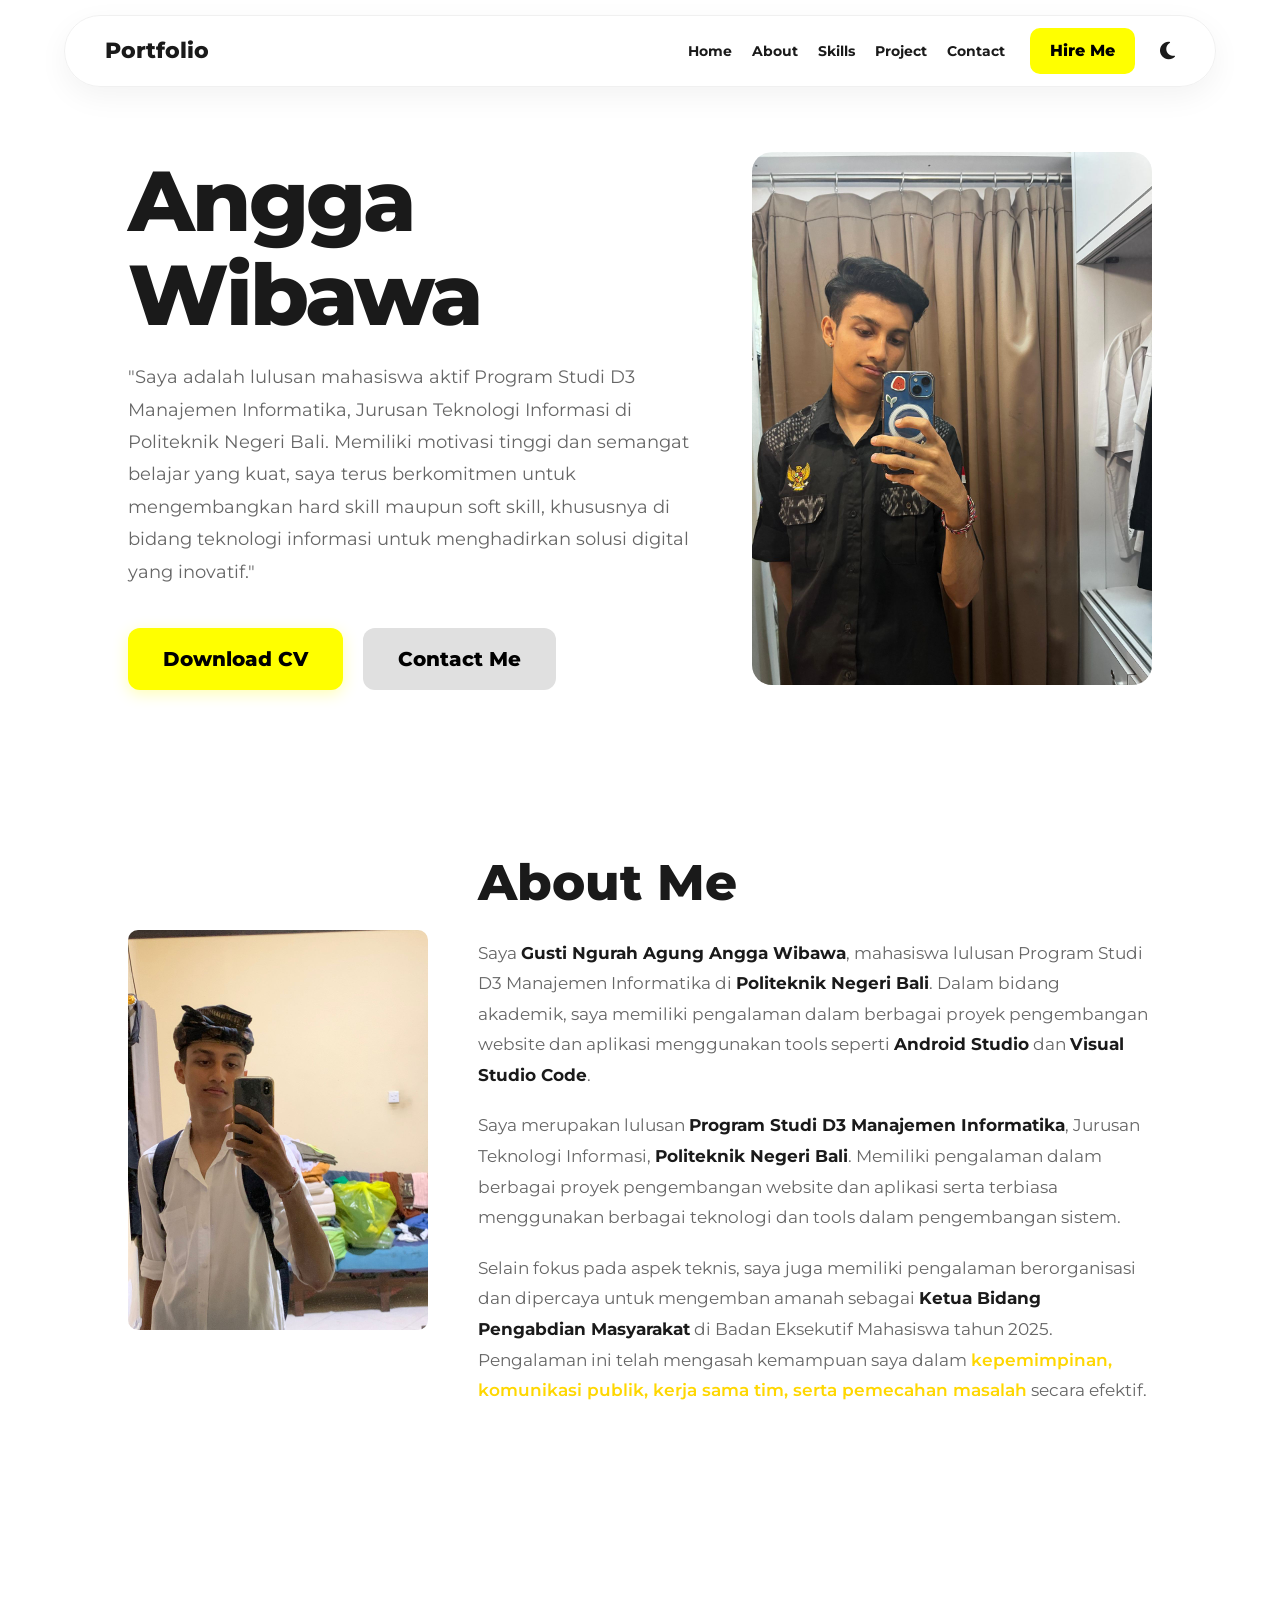
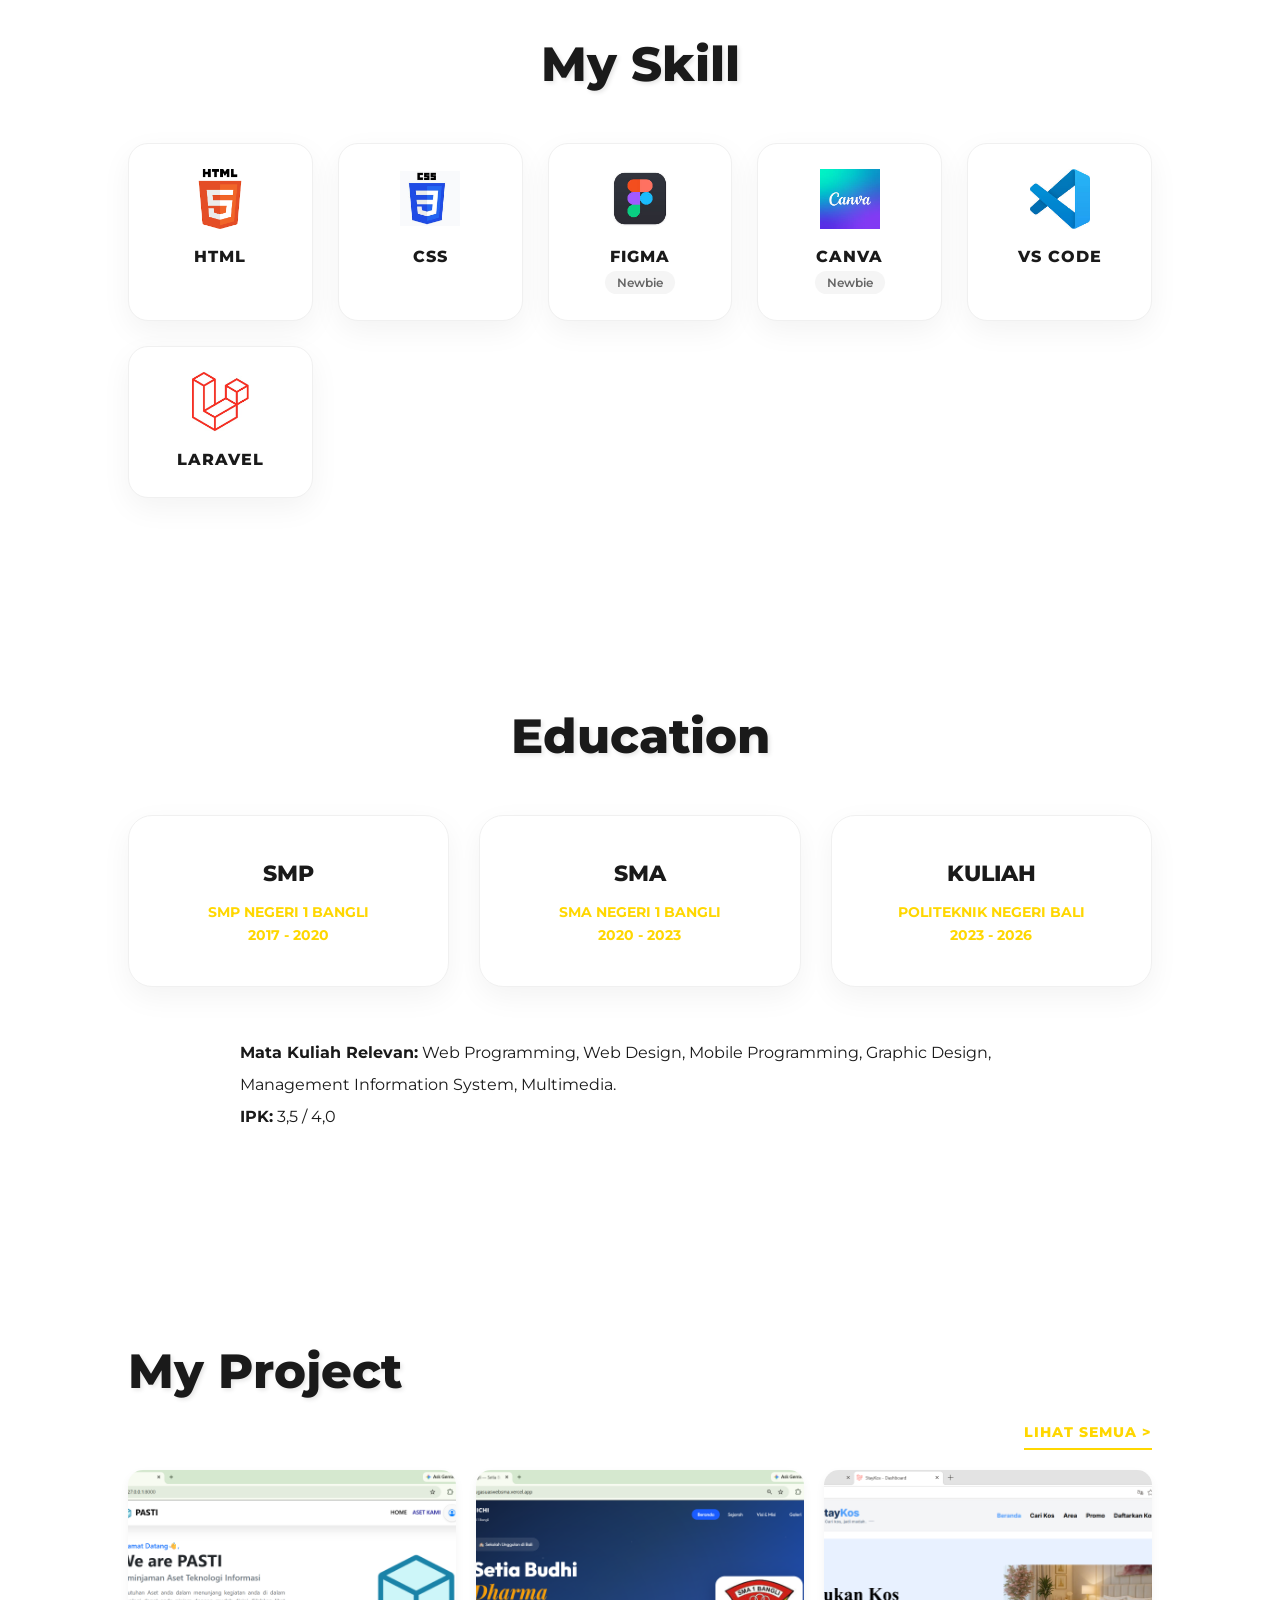
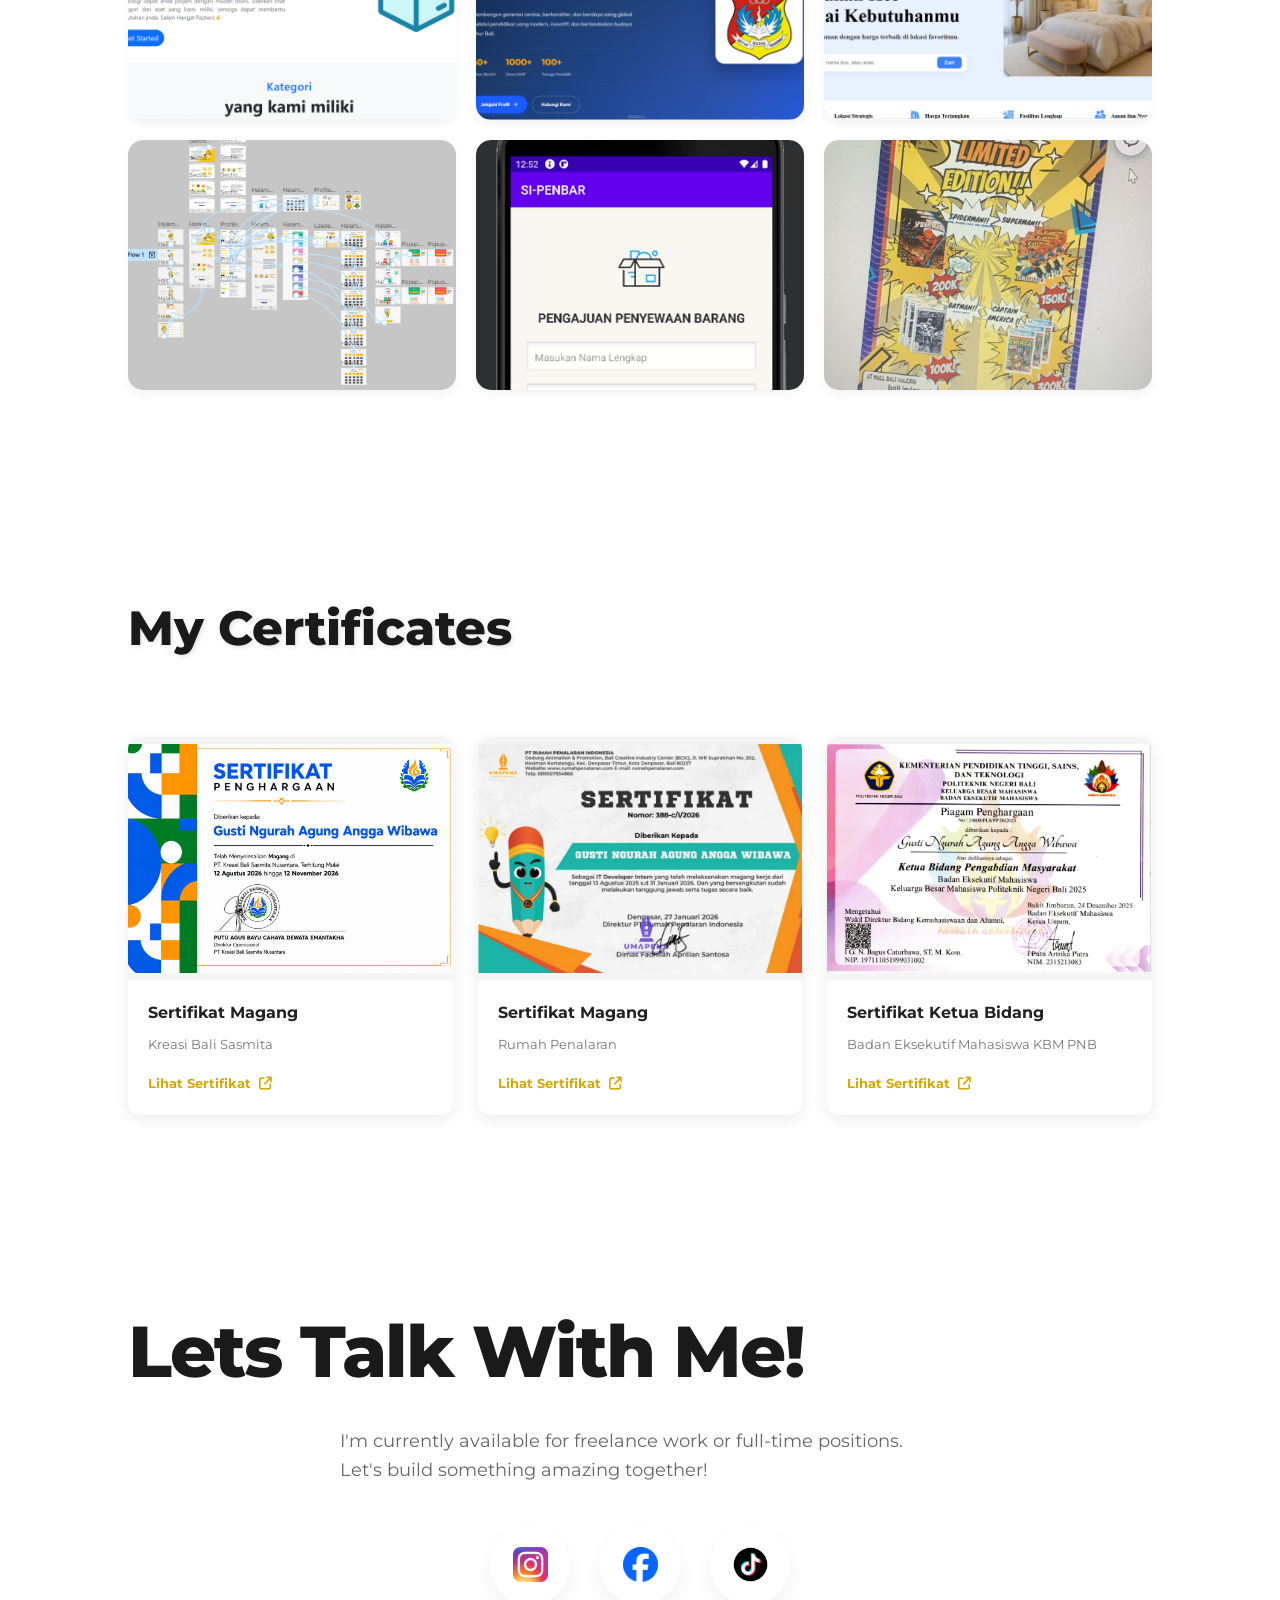
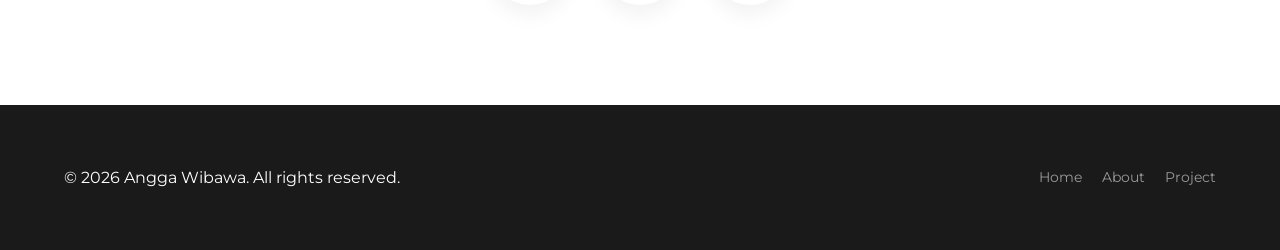
<file: index.html>
<!DOCTYPE html>
<html lang="id">

<head>
    <meta charset="UTF-8">
    <meta name="viewport" content="width=device-width, initial-scale=1.0">
    <title>Portfolio Angga Wibawa</title>
    <link rel="stylesheet" href="style.css">
    <link href="https://fonts.googleapis.com/css2?family=Montserrat:wght@400;700;800&display=swap" rel="stylesheet">
    <link rel="stylesheet" href="https://cdnjs.cloudflare.com/ajax/libs/font-awesome/6.4.2/css/all.min.css">

    <!-- CSS MY CERTIFICATES -->
    <style>
        /* MY CERTIFICATES SECTION */
        .certificates-grid {
            display: grid;
            grid-template-columns: repeat(3, 1fr);
            gap: 25px;
            margin-top: 30px;
        }

        .certificate-card {
            background: #fff;
            border-radius: 12px;
            overflow: hidden;
            box-shadow: 0 4px 15px rgba(0, 0, 0, 0.08);
            transition: transform 0.3s ease, box-shadow 0.3s ease;
        }

        .certificate-card:hover {
            transform: translateY(-7px);
            box-shadow: 0 8px 22px rgba(0, 0, 0, 0.12);
        }

        .certificate-image {
            width: 100%;
            aspect-ratio: 4 / 3;
            overflow: hidden;
            background: #f5f5f5;
        }

        .certificate-image img {
            width: 100%;
            height: 100%;
            object-fit: contain;
            display: block;
            transition: transform 0.4s ease;
        }

        .certificate-card:hover .certificate-image img {
            transform: scale(1.04);
        }

        .certificate-info {
            padding: 20px;
        }

        .certificate-info h3 {
            font-size: 16px;
            font-weight: 700;
            margin-bottom: 8px;
            color: #222;
        }

        .certificate-info p {
            font-size: 13px;
            color: #777;
            margin-bottom: 15px;
        }

        .certificate-link {
            display: inline-flex;
            align-items: center;
            gap: 8px;
            color: #d6a900;
            font-size: 13px;
            font-weight: 700;
            text-decoration: none;
            transition: color 0.3s ease;
        }

        .certificate-link:hover {
            color: #b58e00;
        }

        /* DARK MODE */
        body.dark-mode .certificate-card {
            background: #252525;
            box-shadow: 0 4px 15px rgba(0, 0, 0, 0.25);
        }

        body.dark-mode .certificate-info h3 {
            color: #fff;
        }

        body.dark-mode .certificate-info p {
            color: #bbb;
        }

        body.dark-mode .certificate-image {
            background: #303030;
        }

        body.dark-mode .certificate-link {
            color: #ffcf33;
        }

        body.dark-mode .certificate-link:hover {
            color: #ffe17a;
        }

        /* RESPONSIVE */
        @media (max-width: 992px) {
            .certificates-grid {
                grid-template-columns: repeat(2, 1fr);
            }
        }

        @media (max-width: 600px) {
            .certificates-grid {
                grid-template-columns: 1fr;
                gap: 20px;
            }

            .certificate-info {
                padding: 16px;
            }

            .certificate-info h3 {
                font-size: 15px;
            }
        }
    </style>
</head>

<body>

    <header>
        <nav class="navbar">
            <div class="logo">Portfolio</div>
            <ul class="nav-links" id="nav-links">
                <li><a href="#home">Home</a></li>
                <li><a href="#about">About</a></li>
                <li><a href="#skills">Skills</a></li>
                <li><a href="https://projectportofolio-three.vercel.app/">Project</a></li>
                <li><a href="https://wa.me/081339307425">Contact</a></li>
            </ul>
            <a href="mailto:gustingurahagung34@gmail.com" class="btn-hire">Hire Me</a>
            <div class="theme-toggle" id="theme-toggle">
                <i class="fas fa-moon"></i>
            </div>
            <div class="menu-icon" id="menu-toggle">
                <i class="fas fa-bars"></i>
            </div>
        </nav>
    </header>

    <!-- HOME SECTION -->
    <section id="home" class="section-container hero-section">
        <div class="hero-content">
            <div class="hero-text">
                <h1>Angga Wibawa</h1>
                <p>"Saya adalah lulusan mahasiswa aktif Program Studi D3 Manajemen Informatika, Jurusan Teknologi
                    Informasi di
                    Politeknik Negeri Bali. Memiliki motivasi tinggi dan semangat belajar yang kuat, saya terus
                    berkomitmen untuk mengembangkan hard skill maupun soft skill, khususnya di bidang teknologi
                    informasi untuk menghadirkan solusi digital yang inovatif."</p>
                <div class="hero-buttons">
                    <a href="CV_Angga_Wibawa.pdf" download="CV_Angga_Wibawa" class="btn-yellow">Download CV</a>
                    <a href="https://wa.me/081339307425" class="btn-contact">Contact Me</a>
                </div>
            </div>
            <div class="hero-image">
                <img src="foto-angga.jpeg" alt="Angga Wibawa">
            </div>
        </div>
    </section>

    <!-- ABOUT SECTION -->
    <section id="about" class="section-container">
        <div class="about-content">
            <div class="about-image">
                <img src="foto-about.jpeg" alt="Angga Wibawa">
            </div>
            <div class="about-text">
                <h2>About Me</h2>
                <p>Saya <strong>Gusti Ngurah Agung Angga Wibawa</strong>, mahasiswa lulusan Program Studi D3 Manajemen
                    Informatika di <strong>Politeknik Negeri Bali</strong>. Dalam bidang akademik, saya memiliki
                    pengalaman dalam berbagai proyek pengembangan website dan aplikasi menggunakan tools seperti
                    <strong>Android Studio</strong> dan <strong>Visual Studio Code</strong>.
                </p>
                <p>Saya merupakan lulusan <strong>Program Studi D3 Manajemen Informatika</strong>, Jurusan Teknologi
                    Informasi, <strong>Politeknik Negeri Bali</strong>. Memiliki pengalaman dalam berbagai proyek
                    pengembangan website dan aplikasi serta terbiasa menggunakan berbagai teknologi dan tools dalam
                    pengembangan sistem.</p>

                <p>Selain fokus pada aspek teknis, saya juga memiliki pengalaman berorganisasi dan dipercaya untuk
                    mengemban amanah sebagai <strong>Ketua Bidang Pengabdian Masyarakat</strong> di Badan Eksekutif
                    Mahasiswa tahun 2025. Pengalaman ini telah mengasah kemampuan saya dalam <em>kepemimpinan,
                        komunikasi publik, kerja sama tim, serta pemecahan masalah</em> secara efektif.</p>
            </div>
        </div>
    </section>

    <!-- SKILLS SECTION -->
    <section id="skills" class="section-container bg-light">
        <h2 class="section-title">My Skill</h2>
        <div class="skills-grid">
            <div class="skill-card"><img src="html-logo.png" alt="HTML">
                <div>
                    <h4>HTML</h4>
                </div>
            </div>
            <div class="skill-card"><img src="css-logo.jpeg" alt="CSS">
                <div>
                    <h4>CSS</h4>
                </div>
            </div>
            <div class="skill-card"><img src="figma-logo.jpeg" alt="Figma">
                <div>
                    <h4>FIGMA</h4><span>Newbie</span>
                </div>
            </div>
            <div class="skill-card"><img src="canva-logo.jpeg" alt="Canva">
                <div>
                    <h4>CANVA</h4><span>Newbie</span>
                </div>
            </div>
            <div class="skill-card"><img src="vscode-logo.jpeg" alt="VS Code">
                <div>
                    <h4>VS CODE</h4>
                </div>
            </div>
            <div class="skill-card"><img src="laravel-logo.jpg" alt="Laravel">
                <div>
                    <h4>LARAVEL</h4>
                </div>
            </div>
        </div>
    </section>

    <!-- EDUCATION SECTION -->
    <section class="section-container">
        <h2 class="section-title">Education</h2>
        <div class="education-row">
            <div class="edu-card">
                <h4>SMP</h4>
                <p>SMP NEGERI 1 BANGLI</p>
                <p>2017 - 2020</p>
            </div>
            <div class="edu-card">
                <h4>SMA</h4>
                <p>SMA NEGERI 1 BANGLI</p>
                <p>2020 - 2023</p>
            </div>
            <div class="edu-card">
                <h4>KULIAH</h4>
                <p>POLITEKNIK NEGERI BALI</p>
                <p>2023 - 2026 </p>
            </div>
        </div>
        <div class="edu-info">
            <p><strong>Mata Kuliah Relevan:</strong> Web Programming, Web Design, Mobile Programming, Graphic Design,
                Management Information System, Multimedia.</p>
            <p><strong>IPK:</strong> 3,5 / 4,0</p>
        </div>
    </section>

    <!-- PROJECT SECTION -->
    <section id="project" class="section-container bg-light">
        <div class="project-header">
            <h2 class="section-title">My Project</h2>
            <a href="https://projectportofolio-three.vercel.app/" class="see-all">Lihat Semua ></a>
        </div>
        <div class="projects-grid">
            <a href="https://projectportofolio-three.vercel.app/#staykos" target="_blank" class="project-item"><img
                    src="p1.png" alt="StayKos Project"></a>
            <a href="https://projectportofolio-three.vercel.app/#pasti" target="_blank" class="project-item"><img
                    src="p2.png" alt="Pasti Project"></a>
            <a href="https://projectportofolio-three.vercel.app/#web-sma" target="_blank" class="project-item"><img
                    src="p3.png" alt="Web SMA Project"></a>
            <a href="#umathink" class="project-item"><img src="p4.png" alt="UmaThink Project"></a>
            <a href="#project5" class="project-item"><img src="p5.png" alt="Project 5"></a>
            <a href="https://projectportofolio-three.vercel.app/#sipenbar" target="_blank" class="project-item"><img
                    src="p6.jpeg" alt="Project 6"></a>
        </div>
    </section>

    <!-- MY CERTIFICATES SECTION (BARU) -->
    <section id="certificates" class="section-container">
        <div class="project-header">
            <h2 class="section-title">My Certificates</h2>
        </div>

        <div class="certificates-grid">

            <div class="certificate-card">
                <div class="certificate-image">
                    <img src="sertifkbs.jpg" alt="Sertifikat 1">
                </div>
                <div class="certificate-info">
                    <h3>Sertifikat Magang</h3>
                    <p>Kreasi Bali Sasmita</p>
                    <a href="sertifkbs.jpg" target="_blank" class="certificate-link">
                        Lihat Sertifikat <i class="fas fa-arrow-up-right-from-square"></i>
                    </a>
                </div>
            </div>

            <div class="certificate-card">
                <div class="certificate-image">
                    <img src="sertifrumahpenalaran.png" alt="Sertifikat 2">
                </div>
                <div class="certificate-info">
                    <h3>Sertifikat Magang</h3>
                    <p>Rumah Penalaran</p>
                    <a href="sertifrumahpenalaran.png" target="_blank" class="certificate-link">
                        Lihat Sertifikat <i class="fas fa-arrow-up-right-from-square"></i>
                    </a>
                </div>
            </div>

            <div class="certificate-card">
                <div class="certificate-image">
                    <img src="Ketua Bidang PENGMAS BEM.jpg" alt="Sertifikat 3">
                </div>
                <div class="certificate-info">
                    <h3>Sertifikat Ketua Bidang</h3>
                    <p>Badan Eksekutif Mahasiswa KBM PNB</p>
                    <a href="Ketua Bidang PENGMAS BEM.jpg" target="_blank" class="certificate-link">
                        Lihat Sertifikat <i class="fas fa-arrow-up-right-from-square"></i>
                    </a>
                </div>
            </div>

        </div>
    </section>

    <!-- CONTACT SECTION -->
    <section id="contact" class="section-container contact-section">
        <h2>Lets Talk With Me!</h2>
        <p class="contact-subtitle">I'm currently available for freelance work or full-time positions. Let's build
            something amazing together!</p>
        <div class="social-icons">
            <a href="https://www.instagram.com/gusti.ngurahangga_/" title="Instagram"><img src="instagram.jpeg"
                    alt="Instagram"></a>
            <a href="#" title="Facebook"><img src="facebook.png" alt="Facebook"></a>
            <a href="https://www.tiktok.com/@gusti_ngurahagung?_r=1&_t=ZS-96AMFl5dxsT" title="Tiktok"><img
                    src="tiktok.png" alt="Tiktok"></a>
        </div>
    </section>

    <!-- FOOTER -->
    <footer>
        <div class="footer-content">
            <p>&copy; 2026 Angga Wibawa. All rights reserved.</p>
            <div class="footer-links">
                <a href="#home">Home</a>
                <a href="#about">About</a>
                <a href="https://projectportofolio-three.vercel.app/">Project</a>
            </div>
        </div>
    </footer>

    <!-- JAVASCRIPT -->
    <script>
        const menuToggle = document.getElementById('menu-toggle');
        const navLinks = document.getElementById('nav-links');

        menuToggle.addEventListener('click', () => {
            navLinks.classList.toggle('active');
            // Ganti ikon bars ke times (X) saat terbuka
            const icon = menuToggle.querySelector('i');
            if (navLinks.classList.contains('active')) {
                icon.classList.replace('fa-bars', 'fa-times');
            } else {
                icon.classList.replace('fa-times', 'fa-bars');
            }
        });

        // Tutup menu saat link diklik (untuk mobile)
        document.querySelectorAll('.nav-links a').forEach(link => {
            link.addEventListener('click', () => {
                navLinks.classList.remove('active');
                menuToggle.querySelector('i').classList.replace('fa-times', 'fa-bars');
            });
        });

        // Dark Mode Toggle Logic
        const themeToggle = document.getElementById('theme-toggle');
        const body = document.body;
        const themeIcon = themeToggle.querySelector('i');

        // Cek preference tersimpan
        if (localStorage.getItem('theme') === 'dark') {
            body.classList.add('dark-mode');
            themeIcon.classList.replace('fa-moon', 'fa-sun');
        }

        themeToggle.addEventListener('click', () => {
            body.classList.toggle('dark-mode');

            if (body.classList.contains('dark-mode')) {
                themeIcon.classList.replace('fa-moon', 'fa-sun');
                localStorage.setItem('theme', 'dark');
            } else {
                themeIcon.classList.replace('fa-sun', 'fa-moon');
                localStorage.setItem('theme', 'light');
            }
        });
    </script>

</body>

</html>
</file>
<file: style.css>
:root {
    --primary-color: #FFD700;
    --secondary-color: #333;
    --bg-color: #ffffff;
    --card-bg: #ffffff;
    --text-main: #1a1a1a;
    --text-muted: #666;
    --accent-gradient: linear-gradient(135deg, #FFD700 0%, #FFA500 100%);
    --nav-bg: rgba(255, 255, 255, 0.8);
    --border-color: #f0f0f0;
    --shadow: 0 10px 30px rgba(0, 0, 0, 0.05);
}

body.dark-mode {
    --bg-color: #0f172a;
    /* Deep blue-black */
    --card-bg: #1e293b;
    --text-main: #f8fafc;
    --text-muted: #94a3b8;
    --nav-bg: rgba(15, 23, 42, 0.8);
    --border-color: #334155;
    --shadow: 0 10px 30px rgba(0, 0, 0, 0.3);
}

* {
    margin: 0;
    padding: 0;
    box-sizing: border-box;
    font-family: 'Montserrat', sans-serif;
    transition: background-color 0.3s ease, color 0.3s ease, border-color 0.3s ease, box-shadow 0.3s ease;
}

html {
    scroll-behavior: smooth;
}

body {
    background: var(--bg-color);
    color: var(--text-main);
    line-height: 1.6;
    overflow-x: hidden;
}

body.dark-mode {
    background: radial-gradient(circle at top right, #1e293b, #0f172a);
}

@keyframes fadeInUp {
    from {
        opacity: 0;
        transform: translateY(30px);
    }

    to {
        opacity: 1;
        transform: translateY(0);
    }
}

/* Navigasi */
header {
    padding: 15px 5%;
    position: sticky;
    top: 0;
    z-index: 1000;
    transition: all 0.3s ease;
}

.navbar {
    background: var(--nav-bg);
    backdrop-filter: blur(15px);
    display: flex;
    justify-content: flex-start;
    align-items: center;
    gap: 25px;
    padding: 12px 40px;
    border-radius: 100px;
    border: 1px solid var(--border-color);
    box-shadow: var(--shadow);
}

.logo {
    font-size: 22px;
    font-weight: 800;
    margin-right: auto;
    color: var(--text-main);
}

.nav-links {
    display: flex;
    list-style: none;
    gap: 20px;
}

.nav-links a {
    text-decoration: none;
    color: var(--text-main);
    font-weight: 700;
    font-size: 14px;
}

.nav-links a:hover {
    color: var(--primary-color);
}

.btn-hire {
    background: #FFFF00;
    padding: 10px 20px;
    border-radius: 10px;
    text-decoration: none;
    font-weight: 800;
    color: #000;
}

.menu-icon {
    display: none;
    font-size: 28px;
    cursor: pointer;
    color: var(--text-main);
    z-index: 1001;
    transition: 0.3s;
}

.theme-toggle {
    font-size: 20px;
    cursor: pointer;
    color: var(--text-main);
    transition: 0.3s;
}

.theme-toggle:hover {
    color: var(--primary-color);
    transform: rotate(20deg);
}

/* Container & Typography */
.section-container {
    padding: 100px 10%;
    animation: fadeInUp 1s ease both;
}

.bg-light {
    background-color: var(--bg-color);
    opacity: 0.95;
}

.section-title {
    font-size: 48px;
    font-weight: 800;
    text-align: center;
    margin-bottom: 40px;
    text-shadow: 2px 2px 4px rgba(0, 0, 0, 0.1);
}

/* Hero Section */
.hero-section {
    padding-top: 50px;
    padding-bottom: 50px;
}

.hero-content {
    display: flex;
    align-items: center;
    justify-content: space-between;
    gap: 40px;
}

.hero-text {
    flex: 1;
}

.hero-text h1 {
    font-size: 85px;
    font-weight: 800;
    line-height: 1.1;
    margin-bottom: 20px;
    letter-spacing: -3px;
    color: var(--text-main);
    animation: fadeInUp 1s ease 0.2s both;
}

body.dark-mode .hero-text h1 {
    background: linear-gradient(to right, #fff, #94a3b8);
    -webkit-background-clip: text;
    -webkit-text-fill-color: transparent;
}

.hero-text p {
    font-size: 18px;
    line-height: 1.8;
    color: var(--text-muted);
    margin-bottom: 40px;
    max-width: 600px;
    animation: fadeInUp 1s ease 0.4s both;
}

.hero-buttons {
    display: flex;
    gap: 20px;
    animation: fadeInUp 1s ease 0.6s both;
}

.btn-yellow {
    background: #FFFF00;
    color: #000;
    padding: 15px 35px;
    border-radius: 12px;
    text-decoration: none;
    font-weight: 800;
    font-size: 20px;
    transition: 0.3s;
    box-shadow: 0 4px 15px rgba(255, 255, 0, 0.3);
}

.btn-cv:hover {
    transform: translateY(-3px);
    box-shadow: 0 6px 20px rgba(255, 255, 0, 0.4);
}

.btn-contact {
    background: #E0E0E0;
    color: #000;
    padding: 15px 35px;
    border-radius: 12px;
    text-decoration: none;
    font-weight: 800;
    font-size: 20px;
    transition: 0.3s;
}

.btn-contact:hover {
    background: #d0d0d0;
    transform: translateY(-3px);
}

.hero-image {
    flex: 0 0 400px;
}

.hero-image img {
    width: 100%;
    height: auto;
    border-radius: 20px;
    object-fit: cover;
}

/* About Section */
.about-content {
    display: flex;
    align-items: center;
    gap: 50px;
}

.about-image img {
    width: 300px;
    border-radius: 10px;
}

.about-text h2 {
    font-size: 50px;
    font-weight: 800;
    margin-bottom: 15px;
}

.about-text p {
    font-size: 17px;
    line-height: 1.8;
    color: var(--text-muted);
    margin-bottom: 20px;
}

.about-text p strong {
    color: var(--text-main);
    font-weight: 700;
}

.about-text p em {
    color: var(--primary-color);
    font-style: normal;
    font-weight: 600;
}

/* Skills Grid */
.skills-grid {
    display: grid;
    grid-template-columns: repeat(auto-fit, minmax(180px, 1fr));
    gap: 25px;
}

.skill-card {
    background: var(--card-bg);
    padding: 25px;
    border-radius: 20px;
    display: flex;
    flex-direction: column;
    align-items: center;
    gap: 15px;
    text-align: center;
    transition: all 0.4s cubic-bezier(0.175, 0.885, 0.32, 1.275);
    box-shadow: var(--shadow);
    border: 1px solid var(--border-color);
}

.skill-card:hover {
    transform: translateY(-10px);
    box-shadow: 0 20px 40px rgba(255, 215, 0, 0.15);
    border-color: var(--primary-color);
}

.skill-card img {
    width: 60px;
    height: 60px;
    object-fit: contain;
}

.skill-card h4 {
    font-weight: 800;
    font-size: 16px;
    text-transform: uppercase;
    letter-spacing: 1px;
}

.skill-card span {
    font-size: 12px;
    color: var(--text-muted);
    font-weight: 600;
    background: #f5f5f5;
    padding: 4px 12px;
    border-radius: 20px;
}

/* Education */
.education-row {
    display: flex;
    gap: 30px;
    justify-content: center;
    margin-bottom: 50px;
}

.edu-card {
    background: var(--card-bg);
    padding: 40px;
    border-radius: 24px;
    text-align: center;
    flex: 1;
    transition: 0.3s;
    border: 1px solid var(--border-color);
    box-shadow: var(--shadow);
}

.edu-card:hover {
    border-color: var(--primary-color);
    box-shadow: 0 15px 30px rgba(0, 0, 0, 0.05);
}

.edu-card h4 {
    font-weight: 800;
    font-size: 22px;
    margin-bottom: 10px;
    color: var(--text-main);
}

.edu-card p {
    color: var(--primary-color);
    font-weight: 700;
    font-size: 14px;
}

.edu-info {
    text-align: left;
    max-width: 800px;
    margin: 0 auto;
    line-height: 2;
}

/* Projects */
.project-header {
    display: flex;
    justify-content: space-between;
    align-items: flex-end;
    margin-bottom: 20px;
}

.see-all {
    color: var(--primary-color);
    text-decoration: none;
    font-weight: 800;
    font-size: 14px;
    text-transform: uppercase;
    letter-spacing: 1px;
    padding-bottom: 5px;
    border-bottom: 2px solid var(--primary-color);
    transition: 0.3s;
}

.see-all:hover {
    padding-right: 10px;
    letter-spacing: 2px;
}

.projects-grid {
    display: grid;
    grid-template-columns: repeat(3, 1fr);
    gap: 20px;
}

.project-item {
    overflow: hidden;
    border-radius: 15px;
    box-shadow: 0 4px 10px rgba(0, 0, 0, 0.05);
    transition: transform 0.3s ease, box-shadow 0.3s ease;
}

.project-item:hover {
    transform: translateY(-5px);
    box-shadow: 0 10px 20px rgba(0, 0, 0, 0.1);
}

.project-item img {
    width: 100%;
    height: 250px;
    /* Menentukan tinggi tetap atau aspect ratio */
    object-fit: cover;
    display: block;
    transition: transform 0.3s ease;
}

.project-item:hover img {
    transform: scale(1.05);
}

.contact-section h2 {
    font-size: 72px;
    font-weight: 800;
    margin-bottom: 40px;
    line-height: 1;
    letter-spacing: -2px;
}

.social-icons {
    display: flex;
    justify-content: center;
    gap: 30px;
}

.social-icons a {
    display: flex;
    align-items: center;
    justify-content: center;
    width: 80px;
    height: 80px;
    background: #fff;
    border-radius: 50%;
    box-shadow: 0 10px 20px rgba(0, 0, 0, 0.05);
    transition: 0.3s cubic-bezier(0.175, 0.885, 0.32, 1.275);
}

.social-icons a:hover {
    transform: scale(1.2) rotate(10deg);
    box-shadow: 0 15px 30px rgba(255, 215, 0, 0.3);
}

.social-icons img {
    width: 35px;
    height: 35px;
    object-fit: contain;
}

.contact-subtitle {
    font-size: 18px;
    color: var(--text-muted);
    margin-bottom: 40px;
    max-width: 600px;
    margin-left: auto;
    margin-right: auto;
}

footer {
    padding: 60px 5%;
    background: #1a1a1a;
    color: #fff;
    text-align: center;
}

.footer-content {
    display: flex;
    justify-content: space-between;
    align-items: center;
    max-width: 1200px;
    margin: 0 auto;
}

.footer-links {
    display: flex;
    gap: 20px;
}

.footer-links a {
    color: #999;
    text-decoration: none;
    font-size: 14px;
    transition: 0.3s;
}

.footer-links a:hover {
    color: var(--primary-color);
}

/* RESPONSIVE */
@media (max-width: 768px) {
    .about-content {
        flex-direction: column;
        text-align: center;
    }

    .contact-section h2 {
        font-size: 36px;
    }

    .projects-grid {
        grid-template-columns: repeat(1, 1fr);
    }

    .education-row {
        flex-direction: column;
    }

    .section-title {
        font-size: 32px;
    }

    .footer-content {
        flex-direction: column;
        gap: 20px;
        text-align: center;
    }

    .menu-icon {
        display: block;
        order: 3;
    }

    .nav-links {
        display: flex;
        position: absolute;
        top: 80px;
        left: 5%;
        right: 5%;
        background: var(--nav-bg);
        backdrop-filter: blur(10px);
        flex-direction: column;
        align-items: center;
        padding: 30px;
        border-radius: 20px;
        gap: 20px;
        box-shadow: 0 10px 30px rgba(0, 0, 0, 0.1);
        border: 1px solid rgba(0, 0, 0, 0.05);
        opacity: 0;
        pointer-events: none;
        transform: translateY(-20px);
        transition: all 0.3s ease;
    }

    .nav-links.active {
        opacity: 1;
        pointer-events: auto;
        transform: translateY(0);
    }

    .navbar {
        padding: 10px 20px;
        width: 100%;
        justify-content: space-between;
    }

    .logo {
        font-size: 18px;
        order: 1;
    }

    .btn-hire {
        order: 2;
        margin-right: 0;
        font-size: 13px;
        padding: 8px 12px;
    }

    .menu-icon {
        display: block !important;
        order: 3;
        margin-left: 10px;
    }

    /* Hero Responsive */
    .hero-content {
        flex-direction: column;
        text-align: center;
        gap: 30px;
    }

    .hero-text h1 {
        font-size: 48px;
    }

    .hero-text p {
        margin: 0 auto 30px;
    }

    .hero-buttons {
        justify-content: center;
    }

    .hero-image {
        flex: 0 0 auto;
        width: 100%;
        max-width: 350px;
        order: -1;
    }
}


/* ========================================
   MY CERTIFICATES SECTION
======================================== */

.certificates-grid {
    display: grid;
    grid-template-columns: repeat(3, 1fr);
    gap: 25px;
    margin-top: 30px;
}

/* Certificate Card */
.certificate-card {
    background: #fff;
    border-radius: 12px;
    overflow: hidden;
    box-shadow: 0 4px 15px rgba(0, 0, 0, 0.08);
    transition: transform 0.3s ease, box-shadow 0.3s ease;
}

.certificate-card:hover {
    transform: translateY(-7px);
    box-shadow: 0 8px 22px rgba(0, 0, 0, 0.12);
}

/* Certificate Image */
.certificate-image {
    width: 100%;
    aspect-ratio: 4 / 3;
    overflow: hidden;
    background: #f5f5f5;
}

.certificate-image img {
    width: 100%;
    height: 100%;
    object-fit: contain;
    display: block;
    transition: transform 0.4s ease;
}

.certificate-card:hover .certificate-image img {
    transform: scale(1.04);
}

/* Certificate Information */
.certificate-info {
    padding: 20px;
}

.certificate-info h3 {
    font-family: 'Montserrat', sans-serif;
    font-size: 16px;
    font-weight: 700;
    margin-bottom: 8px;
    color: #222;
}

.certificate-info p {
    font-family: 'Montserrat', sans-serif;
    font-size: 13px;
    color: #777;
    margin-bottom: 15px;
}

/* View Certificate Button */
.certificate-link {
    display: inline-flex;
    align-items: center;
    gap: 8px;
    color: #d6a900;
    font-size: 13px;
    font-weight: 700;
    text-decoration: none;
    transition: color 0.3s ease;
}

.certificate-link:hover {
    color: #b58e00;
}

/* ========================================
   DARK MODE
======================================== */

body.dark-mode .certificate-card {
    background: #252525;
    box-shadow: 0 4px 15px rgba(0, 0, 0, 0.25);
}

body.dark-mode .certificate-info h3 {
    color: #fff;
}

body.dark-mode .certificate-info p {
    color: #bbb;
}

body.dark-mode .certificate-image {
    background: #303030;
}

body.dark-mode .certificate-link {
    color: #ffcf33;
}

body.dark-mode .certificate-link:hover {
    color: #ffe17a;
}

/* ========================================
   RESPONSIVE TABLET
======================================== */

@media (max-width: 992px) {
    .certificates-grid {
        grid-template-columns: repeat(2, 1fr);
    }
}

/* ========================================
   RESPONSIVE MOBILE
======================================== */

@media (max-width: 600px) {
    .certificates-grid {
        grid-template-columns: 1fr;
        gap: 20px;
    }

    .certificate-info {
        padding: 16px;
    }

    .certificate-info h3 {
        font-size: 15px;
    }
}
</file>
